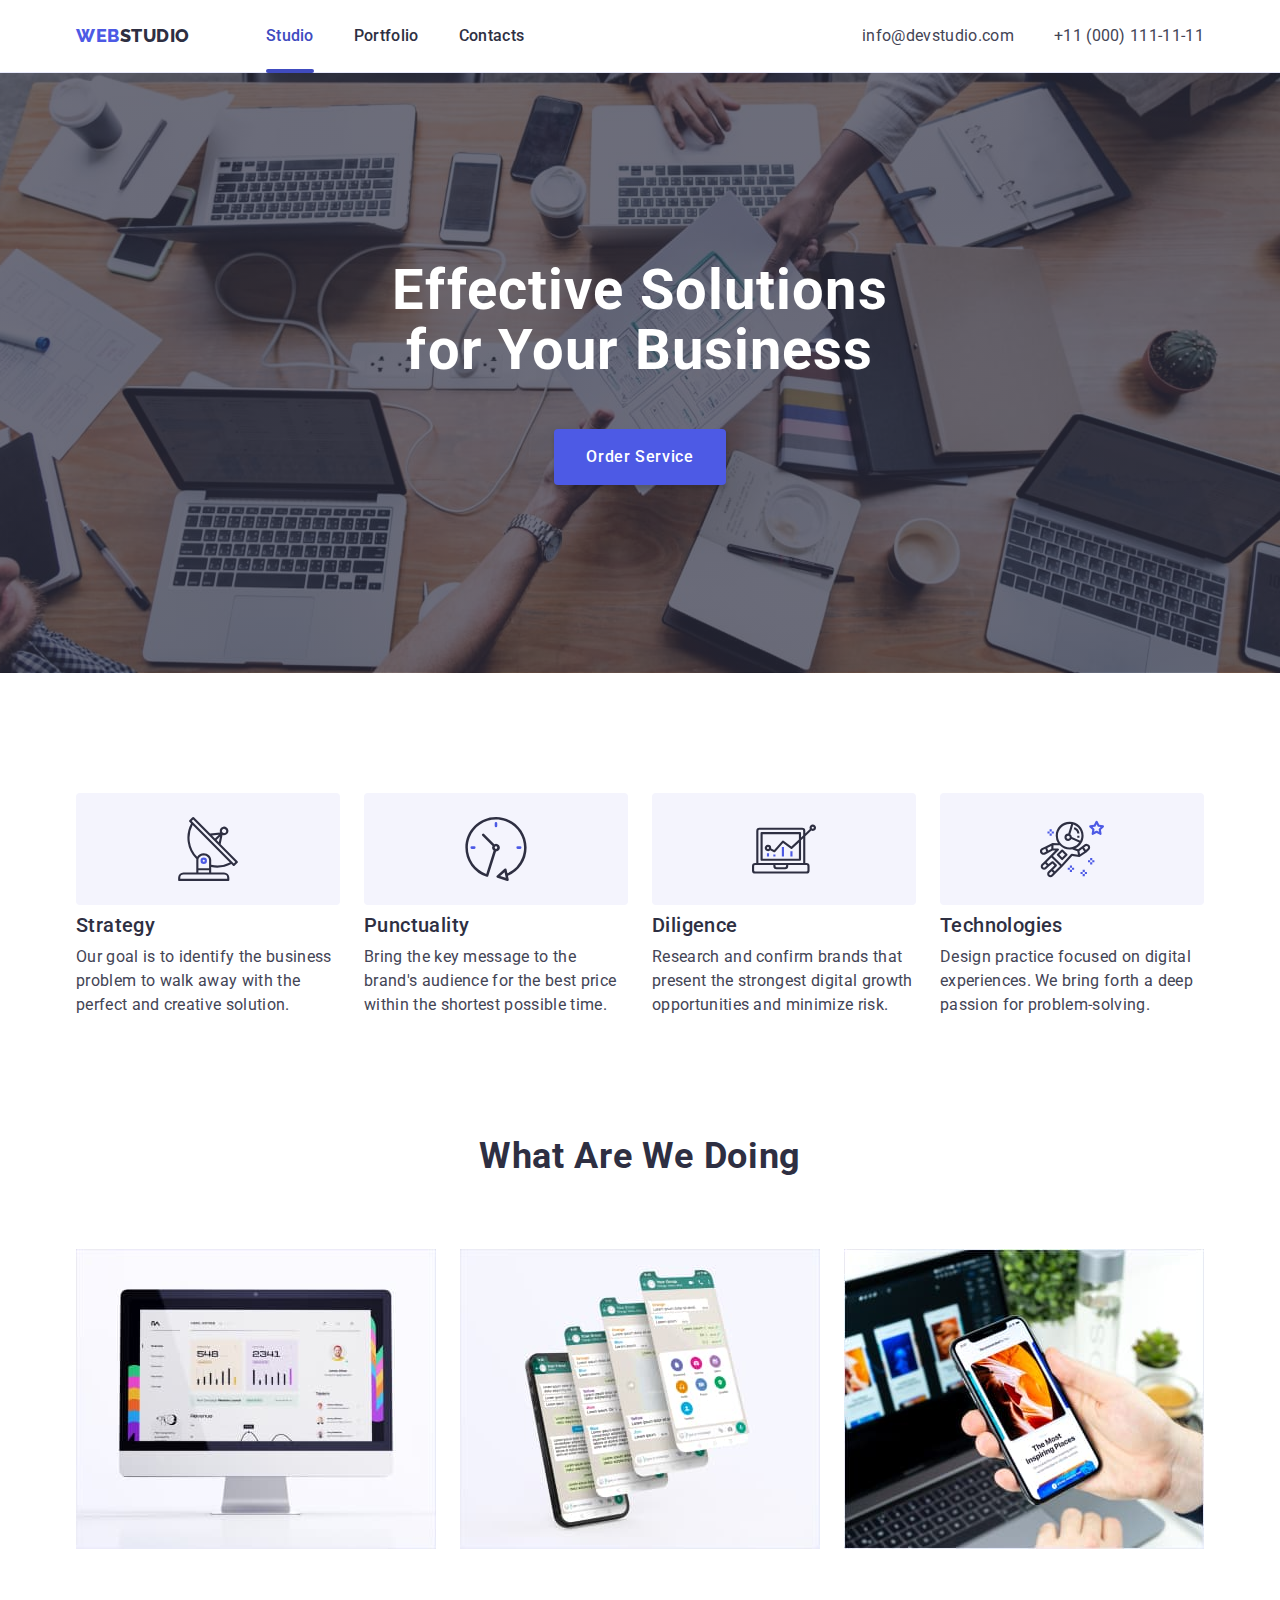
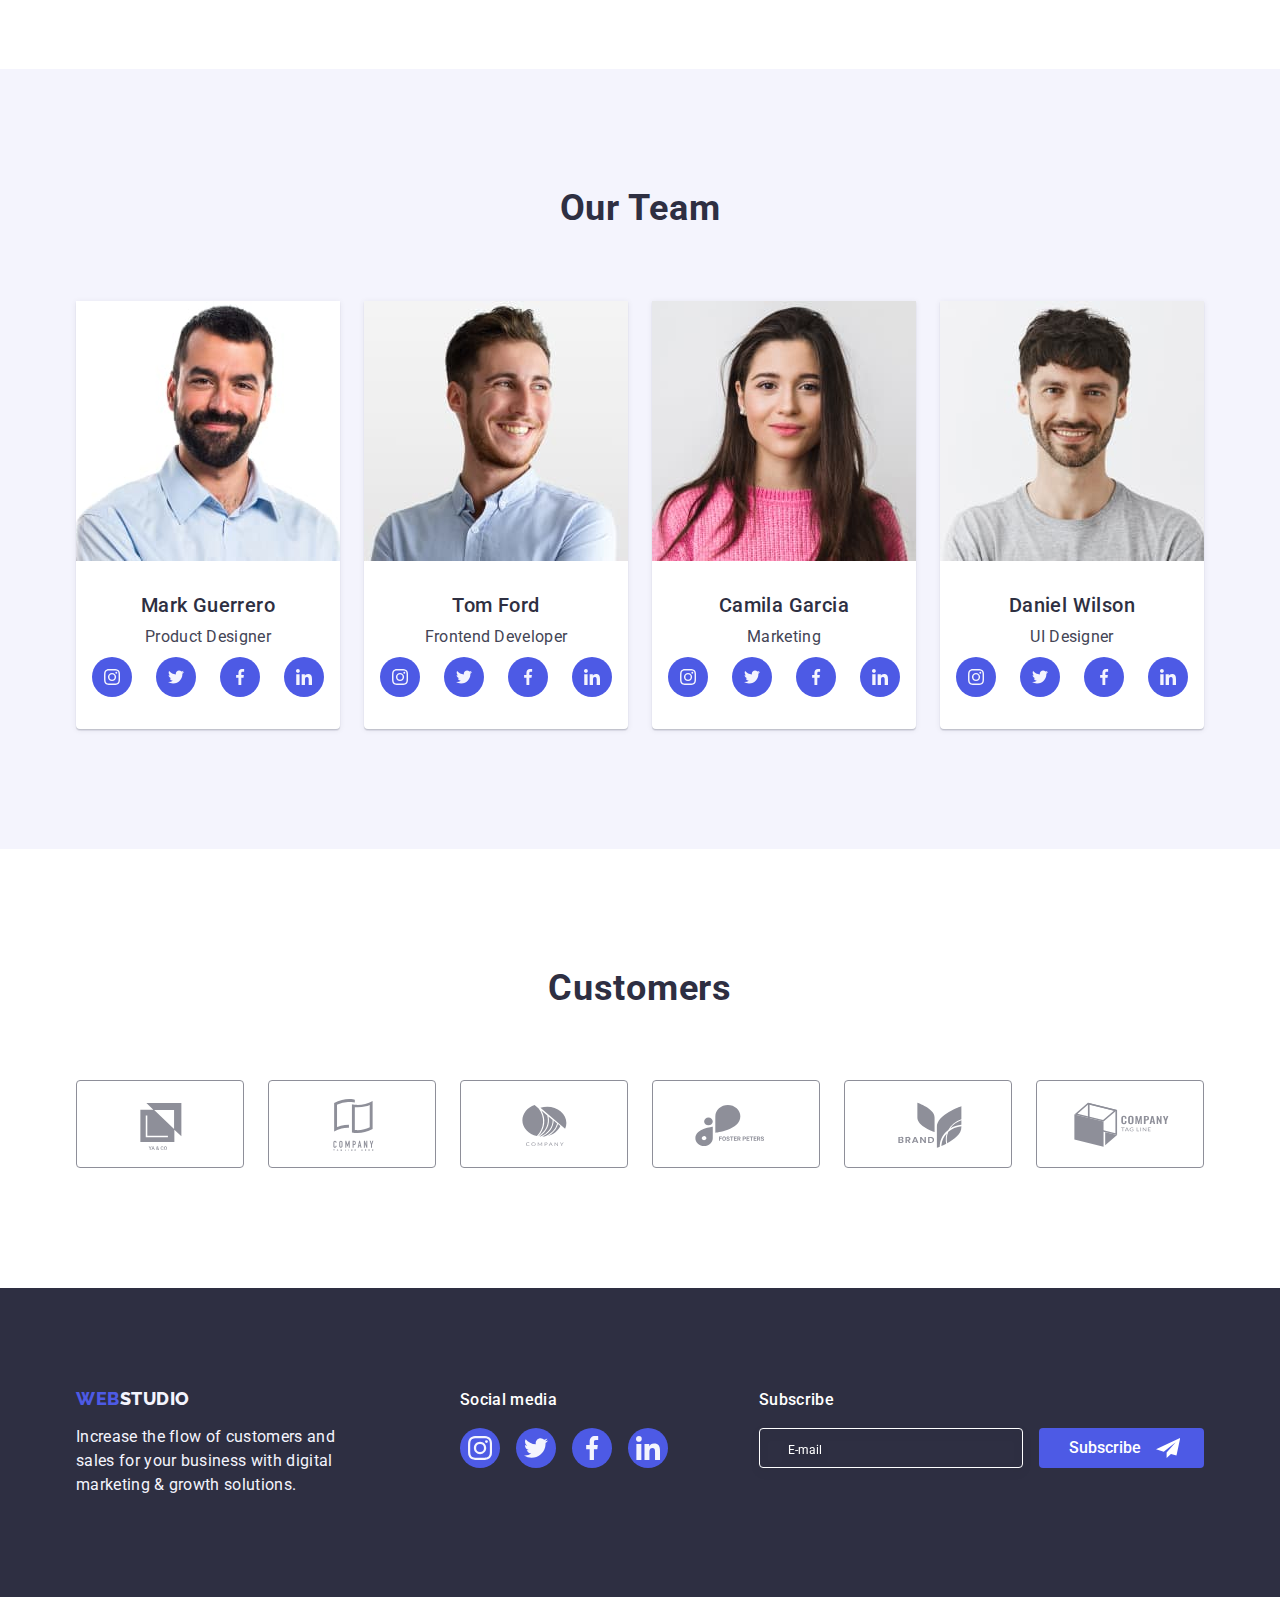
<file: index.html>
<!DOCTYPE html>
<html lang="en">
  <head>
    <meta charset="UTF-8">
    <meta http-equiv="X-UA-Compatible" content="IE=edge">
    <meta name="viewport" content="width=device-width, initial-scale=1.0">
    <title>Main-page</title>
    <link rel="preconnect" href="https://fonts.googleapis.com">
    <link rel="preconnect" href="https://fonts.gstatic.com" crossorigin>
    <link href="https://fonts.googleapis.com/css2?family=Raleway:wght@800&family=Roboto:wght@400;500;700;900&display=swap"
      rel="stylesheet">
      <link rel="stylesheet" href="https://cdnjs.cloudflare.com/ajax/libs/modern-normalize/1.1.0/modern-normalize.min.css">
    <link rel="stylesheet" href="./css/styles.css">
  </head>

  <!-- Header -->
  <body>    
    <header class="page-header">
      <div class="header-container container">
      <nav class="page-nav">
        <a class="link logo" href="./index.html">Web<span class="logo-part">Studio</span></a>
        <ul class="menu list">
          <li class="menu-item">
            <a class="menu-link link active" href="./index.html">Studio</a>
          </li>
          <li class="menu-item">
            <a class="menu-link link" href="./portfolio.html">Portfolio</a>
          </li>
          <li class="menu-item">
            <a class="menu-link link" href="">Contacts</a>
          </li>
        </ul>
      </nav>  
      <address class="link address">
        <ul class="list address-menu">
          <li>
            <a class="link nav-link-contacts mail" href="mailto:info@devstudio.com">info@devstudio.com</a>
          </li>
          <li>
            <a class="link nav-link-contacts mail" href="tel:+110001111111">+11 (000) 111-11-11</a>
          </li>
        </ul>
      </address>
      </div>
    </header>
    
    <!-- Hero -->
    <main>
      <section class="hero section">
        <div class="container">
        <h1 class="hero-title">Effective Solutions for Your Business</h1>
        <button class="modal-btn" type="button" data-modal-open>Order Service</button>
      </div>
      </section>
      
      <section class="section">
        <div class="container">
        <h2 class="visually-hidden">Our advantages</h2>
        <ul class="list advantages-list"> 
          <li class="feacher-items">
            <div class="features-icon">
              <svg width="64" height="64">
                <use href="./images/icons.svg#icon-antenna">
                </use>
              </svg> 
            </div>
            <h3 class="feacher">Strategy</h3>
            <p class="feacher-discr">
              Our goal is to identify the business problem to walk away with the
              perfect and creative solution.
            </p>
          </li>
          <li class="feacher-items">
            <div class="features-icon">
              <svg width="64" height="64">
                <use href="./images/icons.svg#icon-clock">
                </use>
              </svg> 
            </div>
            <h3 class="feacher">Punctuality</h3>
            <p class="feacher-discr">
              Bring the key message to the brand's audience for the best price
              within the shortest possible time.
            </p>
          </li>
          <li class="feacher-items">
            <div class="features-icon">
              <svg width="64" height="64">
                <use href="./images/icons.svg#icon-diagram">
                </use>
              </svg> 
            </div>
            <h3 class="feacher">Diligence</h3>
            <p class="feacher-discr">
              Research and confirm brands that present the strongest digital
              growth opportunities and minimize risk.
            </p>
          </li>
          <li class="feacher-items">
            <div class="features-icon">
              <svg width="64" height="64">
                <use href="./images/icons.svg#icon-astronaut">
                </use>
              </svg> 
            </div>
            <h3 class="feacher">Technologies</h3>
            <p class="feacher-discr">
              Design practice focused on digital experiences. We bring forth a
              deep passion for problem-solving.
            </p>
          </li>
        </ul>
        </div>
      </section>
      <!-- What are we doing -->
      <section class="section-three">
        <div class="container">
        <h2 class="work-title">What are we doing</h2>
        <ul class="list work-list card-set">
          <li class="card-set-items"><img src="./images/monitor.jpg" alt="monitor" width="360"></li>
          <li class="card-set-items">
            <img src="./images/imgsmatrphone-screens.jpg" alt="smatrphone-screens" width="360">
          </li>
          <li class="card-set-items">
            <img src="./images/imgsmartphone-in-the-hand.jpg" alt="smartphone-in-the-hand" width="360">
          </li>
        </ul>
        </div>
      </section>
      <!-- Our team -->
      <section class="our-team section">
        <div class="container">
        <h2 class="work-title">Our Team</h2>
        <ul class="list our-team-list card-set">
          <li class="team-cards card-set-items">
            <img src="./images/mark.jpg" alt="Mark-Guerrero" width="264">
            <div class="name-role">
              <h3 class="team-name">Mark Guerrero</h3>
              <p class="team-discr">Product Designer</p>
              <ul class="team-icon-list list">
                <li class="team-icon-items">
                  <a class="team-icon-link" href="">
                    <svg class="team-icon-link-svg" width="16" height="16">
                      <use href="./images/icons.svg#instagram"></use>
                    </svg>
                  </a>
                </li>
                <li class="team-icon-items">
                  <a class="team-icon-link" href="">
                    <svg class="team-icon-link-svg" width="16" height="16">
                      <use href="./images/icons.svg#twitter"></use>
                    </svg>
                  </a>
                </li>
                <li class="team-icon-items">
                  <a class="team-icon-link" href="">
                    <svg class="team-icon-link-svg" width="16" height="16">
                      <use href="./images/icons.svg#facebook"></use>
                    </svg>
                  </a>
                </li>
                <li class="team-icon-items">
                  <a class="team-icon-link" href="">
                    <svg class="team-icon-link-svg" width="16" height="16">
                      <use href="./images/icons.svg#linkedin"></use>
                    </svg>
                  </a>
                </li>
              </ul>
            </div>
          </li>
          <li class="team-cards card-set-items">
            <img src="./images/tom.jpg" alt="Tom-Ford" width="264">
            <div class="name-role">
            <h3 class="team-name">Tom Ford</h3>
            <p class="team-discr">Frontend Developer</p>
            <ul class="team-icon-list list">
                <li class="team-icon-items">
                  <a class="team-icon-link" href="">
                    <svg class="team-icon-link-svg" width="16" height="16">
                      <use href="./images/icons.svg#instagram"></use>
                    </svg>
                  </a>
                </li>
                <li class="team-icon-items">
                  <a class="team-icon-link" href="">
                    <svg class="team-icon-link-svg" width="16" height="16">
                      <use href="./images/icons.svg#twitter"></use>
                    </svg>
                  </a>
                </li>
                <li class="team-icon-items">
                  <a class="team-icon-link" href="">
                    <svg class="team-icon-link-svg" width="16" height="16">
                      <use href="./images/icons.svg#facebook"></use>
                    </svg>
                  </a>
                </li>
                <li class="team-icon-items">
                  <a class="team-icon-link" href="">
                    <svg class="team-icon-link-svg" width="16" height="16">
                      <use href="./images/icons.svg#linkedin"></use>
                    </svg>
                  </a>
                </li>
              </ul>
            </div>
          </li>
          <li class="team-cards card-set-items">
            <img src="./images/camila.jpg" alt="Camila-Garcia" width="264">
            <div class="name-role">
            <h3 class="team-name">Camila Garcia</h3>
            <p class="team-discr">Marketing</p>
            <ul class="team-icon-list list">
                <li class="team-icon-items">
                  <a class="team-icon-link" href="">
                    <svg class="team-icon-link-svg" width="16" height="16">
                      <use href="./images/icons.svg#instagram"></use>
                    </svg>
                  </a>
                </li>
                <li class="team-icon-items">
                  <a class="team-icon-link" href="">
                    <svg class="team-icon-link-svg" width="16" height="16">
                      <use href="./images/icons.svg#twitter"></use>
                    </svg>
                  </a>
                </li>
                <li class="team-icon-items">
                  <a class="team-icon-link" href="">
                    <svg class="team-icon-link-svg" width="16" height="16">
                      <use href="./images/icons.svg#facebook"></use>
                    </svg>
                  </a>
                </li>
                <li class="team-icon-items">
                  <a class="team-icon-link" href="">
                    <svg class="team-icon-link-svg" width="16" height="16">
                      <use href="./images/icons.svg#linkedin"></use>
                    </svg>
                  </a>
                </li>
              </ul>
            </div>
          </li>
          <li class="team-cards card-set-items">
            <img src="./images/daniel.jpg" alt="Daniel-Wilson" width="264">
            <div class="name-role">
            <h3 class="team-name">Daniel Wilson</h3>
            <p class="team-discr">UI Designer</p>
            <ul class="team-icon-list list">
                <li class="team-icon-items">
                  <a class="team-icon-link" href="">
                    <svg class="team-icon-link-svg" width="16" height="16">
                      <use href="./images/icons.svg#instagram"></use>
                    </svg>
                  </a>
                </li>
                <li class="team-icon-items">
                  <a class="team-icon-link" href="">
                    <svg class="team-icon-link-svg" width="16" height="16">
                      <use href="./images/icons.svg#twitter"></use>
                    </svg>
                  </a>
                </li>
                <li class="team-icon-items">
                  <a class="team-icon-link" href="">
                    <svg class="team-icon-link-svg" width="16" height="16">
                      <use href="./images/icons.svg#facebook"></use>
                    </svg>
                  </a>
                </li>
                <li class="team-icon-items">
                  <a class="team-icon-link" href="">
                    <svg class="team-icon-link-svg" width="16" height="16">
                      <use href="./images/icons.svg#linkedin"></use>
                    </svg>
                  </a>
                </li>
              </ul>
            </div>
          </li>
        </ul>
        </div>
      </section>
      <!-- Customers -->
      <section class="section">
        <div class="container">
        <h2 class="customers-work-title">Customers</h2>            
        <ul class="list customers-list">          
            <li class="customers-list-item">
              <a class="customers" href="">
                <svg class="customers-icons" width="104" height="56">
                  <use href="./images/icons.svg#icon-logo"></use>
                </svg>
              </a>
            </li>
            <li class="customers-list-item">
              <a class="customers" href="">
                <svg class="customers-icons" width="104" height="56">
                  <use href="./images/icons.svg#icon-logo-one"></use>
                </svg>
              </a>
            </li>
            <li class="customers-list-item">
              <a class="customers" href="">
                <svg class="customers-icons" width="104" height="56">
                  <use href="./images/icons.svg#icon-logo-two"></use>
                </svg>
              </a>
            </li>
            <li class="customers-list-item">
              <a class="customers" href="">
                <svg class="customers-icons" width="104" height="56">
                  <use href="./images/icons.svg#icon-logo-three"></use>
                </svg>
              </a>
            </li>
            <li class="customers-list-item">
              <a class="customers" href="">
                <svg class="customers-icons" width="104" height="56">
                  <use href="./images/icons.svg#icon-logo-four"></use>
                </svg>
              </a>
            </li>
            <li class="customers-list-item">
              <a class="customers" href="">
                <svg class="customers-icons" width="104" height="56">
                  <use href="./images/icons.svg#icon-logo-five"></use>
                </svg>
              </a>
            </li>
          </ul>
        </div>
      </section>
    </main>

    <!-- FOOTER     -->

    <footer class="footer">      
      <div class="container footer-container">
        <div class="left-footer">      
      <a class="link logo-footer footer-box" href="./index.html">Web<span class="logo-part-dark">Studio</span></a>
      <p class="footer-descr">
        Increase the flow of customers and sales for your business with digital
        marketing & growth solutions.
      </p> 
      </div>
      <div class="rihgt-footer">
        <p class="social-media">Social media</p>
        <ul class="footer-list list">
          <li class="footer-items">
            <a class="social-icons" href="">
              <svg class="icons" width="24" height="24">
                <use href="./images/icons.svg#instagram"></use>
              </svg>
            </a>
          </li>
          <li class="footer-items">
            <a class="social-icons" href="">
              <svg class="icons" width="24" height="24">
                <use href="./images/icons.svg#twitter"></use>
              </svg>
            </a>
          </li>
          <li class="footer-items">
            <a class="social-icons" href="">
              <svg class="icons" width="24" height="24">
                <use href="./images/icons.svg#facebook"></use>
              </svg>
            </a>
          </li>
          <li class="footer-items">
            <a class="social-icons" href="">
              <svg class="icons" width="24" height="24">
                <use href="./images/icons.svg#linkedin"></use>
              </svg>
            </a>
          </li>
        </ul>
      </div>
      <form class="footer-email-form">
      <p class="footer-subscribe-text">Subscribe</p>
      <span class="footer-email-form-parts">      
        <input type="email" name="user_email" id="email" class="footer-email-input" placeholder="E-mail">          
      <button type="submit" class="footer-subscribe-btn"><span class="footer-btn-title">Subscribe</span> <span class="footer-btn-icon"><svg class="icons" width="24" height="24">
        <use href="./images/icons.svg#icon-plane"></use>
      </svg></span></button>
      </span>
        </form> 
    </div>  
    
    </footer>
    <!-- Modal window -->
    <div class="backdrop is-hidden" data-modal>
      <div class="modal">
        <button type="button" class="modal-close-btn" data-modal-close>
          <svg class="close-modal-btn-icon" width="8" height="8">
            <use href="./images/icons.svg#icon-close"></use>
          </svg>
        </button>
        <form class="modal-form">
          <b class="modal-form-text">Leave your contacts and we will call you back</b>
          <label class="modal-form-field">
            <span class="modal-form-descr">Name</span>
            <span class="modal-form-input-wrapper">
            <input type="text"             
            name="user_name" 
            class="modal-form-input" 
            required 
            pattern="^[a-zA-Zа-яА-Я]+">
            <svg class="form-icon" width="18" height="18">
              <use href="./images/icons.svg#icon-person-black"></use>
            </svg>
          </span>
          </label>
          <label class="modal-form-field">
            <span class="modal-form-descr">Phone</span>
            <span class="modal-form-input-wrapper">
            <input type="tel" name="user_phone" class="modal-form-input" required pattern="[0-9]{3}-[1-9]{3}-[0-9]{2}-[0-9]{2}" title="xxx-xxx-xx-xx">
            <svg class="form-icon" width="18" height="24">
              <use href="./images/icons.svg#icon-phone-black"></use>
            </svg>
            </span>
          </label>
          <label class="modal-form-field">
            <span class="modal-form-descr">Email</span>
             <span class="modal-form-input-wrapper">
            <input type="email" name="user_email" class="modal-form-input" required>
            <svg class="form-icon" width="18" height="24">
              <use href="./images/icons.svg#icon-email-black"></use>
            </svg>
            </span>
          </label>
          <label class="modal-form-field">
            <span class="modal-form-descr">Comment</span>
            <textarea name="user_massage" class="modal-form-message" placeholder="Text input"></textarea>
          </label>            
            <label class="modal-form-check-descr">              
              <input id="user-policy" type="checkbox" name="user_policy" class="modal-form-check">              
              I accept the terms and conditions of the&nbsp;<a class="modal-form-check-link" href="">Privacy Policy</a> 
            </label>
            <button type="submit" class="modal-form-submit">Send</button>
        </form>
      </div>
    </div>
    <script src="./js/modal.js"></script>
  </body>
</html>
</file>
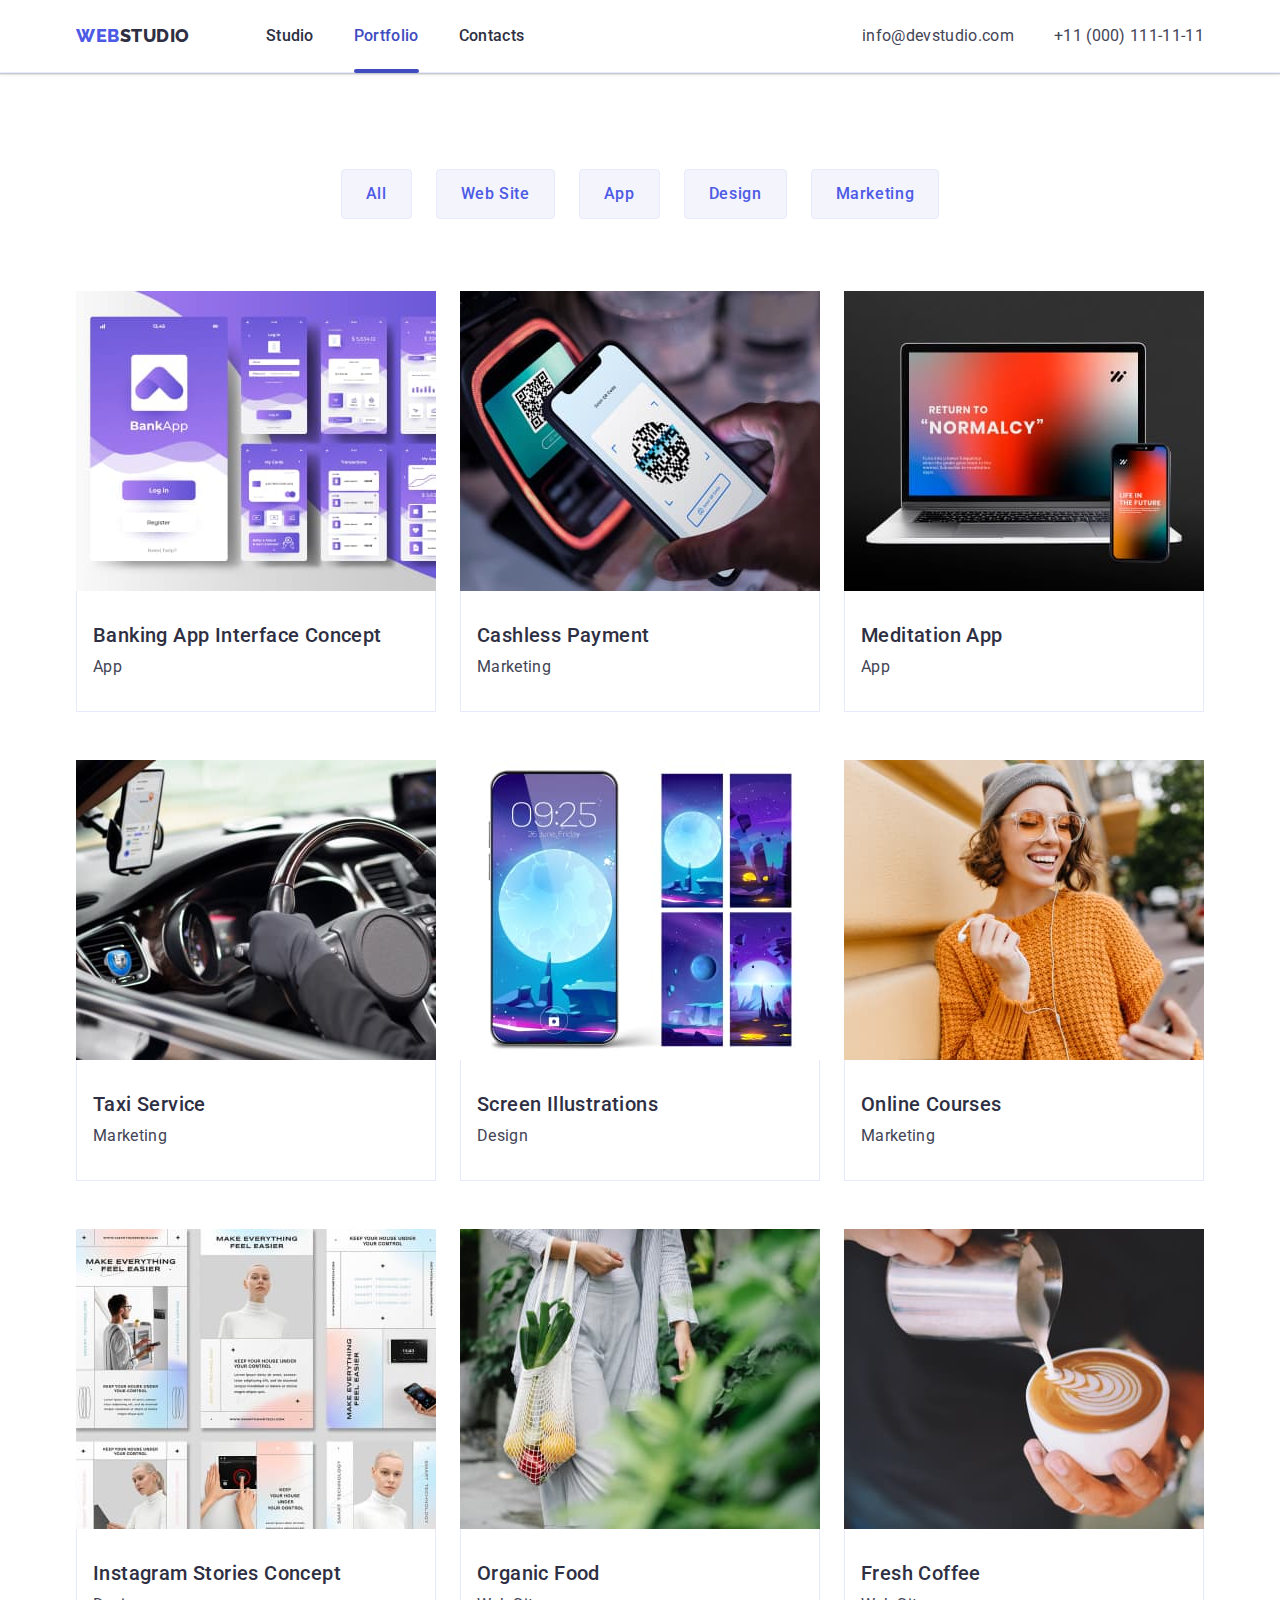
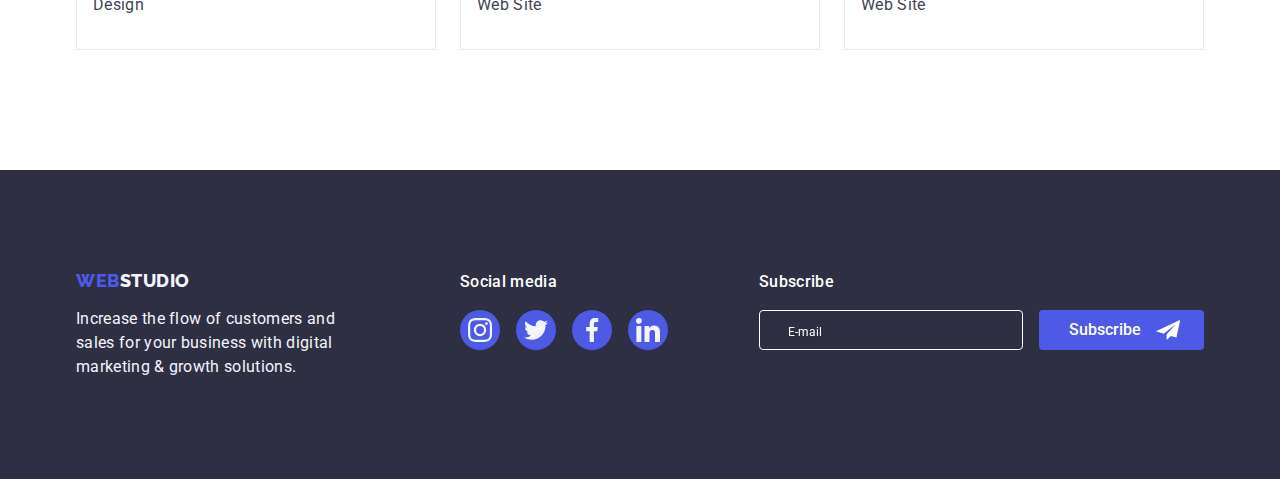
<file: portfolio.html>
<!DOCTYPE html>
<html lang="en">
<head>
    <meta charset="UTF-8">
    <meta http-equiv="X-UA-Compatible" content="IE=edge">
    <meta name="viewport" content="width=device-width, initial-scale=1.0">
    <title>Portfolio</title>    
    <link rel="preconnect" href="https://fonts.googleapis.com">
    <link rel="preconnect" href="https://fonts.gstatic.com" crossorigin>
    <link href="https://fonts.googleapis.com/css2?family=Raleway:wght@800&family=Roboto:wght@400;500;700;900&display=swap" rel="stylesheet">
    <link rel="stylesheet" href="https://cdnjs.cloudflare.com/ajax/libs/modern-normalize/1.1.0/modern-normalize.min.css">
    <link rel="stylesheet" href="./css/styles.css">
</head>
<body>
    <header class="page-header">
      <div class="header-container container">
      <nav class="page-nav">
        <a class="link logo" href="./index.html">Web<span class="logo-part">Studio</span></a>
        <ul class="menu list">
          <li class="menu-item">
            <a class="menu-link link" href="./index.html">Studio</a>
          </li>
          <li class="menu-item">
            <a class="menu-link link active" href="./portfolio.html">Portfolio</a>
          </li>
          <li class="menu-item">
            <a class="menu-link link" href="">Contacts</a>
          </li>
        </ul>
      </nav>  

      <address class="link address">
        <ul class="list address-menu">
          <li>
            <a class="link nav-link-contacts mail" href="mailto:info@devstudio.com"
              >info@devstudio.com</a
            >
          </li>
          <li>
            <a class="link nav-link-contacts tel" href="tel:+110001111111"
              >+11 (000) 111-11-11</a
            >
          </li>
        </ul>
      </address>
      </div>
    </header>
    <!-- Portfolio page -->
    <main>
   <section class="section-portfolio">
        <div class="container">
            <h1 class="visually-hidden">Title</h1>
            <ul class="list button-list">
            <li class="button-items"><button class="button" type="button">All</button></li>
            <li class="button-items"><button class="button" type="button">Web Site</button></li>
            <li class="button-items"><button class="button" type="button">App</button></li>
            <li class="button-items"><button class="button" type="button">Design</button></li>
            <li class="button-items"><button class="button" type="button">Marketing</button></li>
            </ul>
                      
            <ul class="list flex-container">
            <li class="flex-element-list">                            
                <a class="link flex-element-link" href="">
                  <div class="flex-img-wrapper">
                <img src="./images/bank-app.jpg" alt="banking-app-interface-concept" width="360">
                <p class="overlay">14 Stylish and User-Friendly App Design Concepts · Task Manager App · Calorie Tracker App · Exotic Fruit Ecommerce App · Cloud Storage App
                </p>
                </div>
                <div class="flex-element">
                <h2 class="subtitle">Banking App Interface Concept</h2>
                <p class="subtitle-item">App</p>                
                </div>
                </a>
            </li>  

            <li class="flex-element-list">
                <a class="link flex-element-link" href="">
                  <div class="flex-img-wrapper">
                <img src="./images/cashless-payment.jpg" alt="cashless-payment" width="360">
                <p class="overlay">14 Stylish and User-Friendly App Design Concepts · Task Manager App · Calorie Tracker App · Exotic Fruit Ecommerce App · Cloud Storage App
                </p>
                </div>
                <div class="flex-element">
                <h2 class="subtitle">Cashless Payment</h2>
                <p class="subtitle-item" >Marketing</p>                
            </div>
            </a>
            </li>                        
            <li class="flex-element-list">                
                <a class="link flex-element-link" href="">
                  <div class="flex-img-wrapper">
                <img src="./images/meditation-app.jpg" alt="meditation-app" width="360">
                <p class="overlay">14 Stylish and User-Friendly App Design Concepts · Task Manager App · Calorie Tracker App · Exotic Fruit Ecommerce App · Cloud Storage App
                </p>
                </div>
                <div class="flex-element">
                <h2 class="subtitle">Meditation App</h2>
                <p class="subtitle-item" >App</p>
            </div>    
            </a>      

            </li>            
            <li class="flex-element-list">                
                <a class="link flex-element-link" href="">
                  <div class="flex-img-wrapper">
                <img src="./images/taxi-service.jpg" alt="taxi-service" width="360">
                <p class="overlay">14 Stylish and User-Friendly App Design Concepts · Task Manager App · Calorie Tracker App · Exotic Fruit Ecommerce App · Cloud Storage App
                </p>
                </div>
                <div class="flex-element">
                <h2 class="subtitle">Taxi Service</h2>
                <p class="subtitle-item" >Marketing</p>                
                </div>
                </a>
            </li>
            <li class="flex-element-list">
                     
                <a class="link flex-element-link" href="">
                  <div class="flex-img-wrapper">
                <img src="./images/screen-illustration.jpg" alt="screen-illustration" width="360">
                <p class="overlay">14 Stylish and User-Friendly App Design Concepts · Task Manager App · Calorie Tracker App · Exotic Fruit Ecommerce App · Cloud Storage App
                </p>
                </div>
                <div class="flex-element">
                <h2 class="subtitle">Screen Illustrations</h2>
                <p class="subtitle-item" >Design</p>                
                </div>
                </a>
            </li>
            <li class="flex-element-list">
                        
                <a class="link flex-element-link" href="">
                  <div class="flex-img-wrapper">
                <img src="./images/online-courses.jpg" alt="online-courses">
                <p class="overlay">14 Stylish and User-Friendly App Design Concepts · Task Manager App · Calorie Tracker App · Exotic Fruit Ecommerce App · Cloud Storage App
                </p>
                </div>
                <div class="flex-element">
                <h2 class="subtitle">Online Courses</h2>
                <p class="subtitle-item" >Marketing</p>                
            </div>
            </a>
            </li>            
            <li class="flex-element-list">
                
                <a class="link flex-element-link" href="">
                  <div class="flex-img-wrapper">
                <img src="./images/instagram.jpg" alt="instagram" width="360">
                <p class="overlay">14 Stylish and User-Friendly App Design Concepts · Task Manager App · Calorie Tracker App · Exotic Fruit Ecommerce App · Cloud Storage App
                </p>
                </div>
                <div class="flex-element">
                <h2 class="subtitle">Instagram Stories Concept</h2>
                <p class="subtitle-item" >Design</p>                
                </div>
                </a>
            </li>   
 
            <li class="flex-element-list">                
                <a class="link flex-element-link" href="">
                  <div class="flex-img-wrapper">
                <img src="./images/organic-food.jpg" alt="organic-food" width="360">
                <p class="overlay">14 Stylish and User-Friendly App Design Concepts · Task Manager App · Calorie Tracker App · Exotic Fruit Ecommerce App · Cloud Storage App
                </p>
                </div>
                <div class="flex-element">
                <h2 class="subtitle">Organic Food</h2>
                <p class="subtitle-item" >Web Site</p>                
                </div>
                </a>
            </li>            
            
            <li class="flex-element-list">
            
                <a class="link flex-element-link" href="">
                  <div class="flex-img-wrapper">
                <img src="./images/fresh-coffee.jpg" alt="fresh-coffee" width="360">
                <p class="overlay">14 Stylish and User-Friendly App Design Concepts · Task Manager App · Calorie Tracker App · Exotic Fruit Ecommerce App · Cloud Storage App
                </p>
                </div>
                <div class="flex-element">
                <h2 class="subtitle">Fresh Coffee</h2>
                <p class="subtitle-item" >Web Site</p>                
            </div>
            </a>
            </li>            
            </ul>
            </div>        
    </section>
    </main>    
     <footer class="footer">      
      <div class="container footer-container">
        <div class="left-footer">      
      <a class="link logo-footer footer-box" href="./index.html">Web<span class="logo-part-dark">Studio</span></a>
      <p class="footer-descr">
        Increase the flow of customers and sales for your business with digital
        marketing & growth solutions.
      </p> 
      </div>
      <div class="rihgt-footer">
        <p class="social-media">Social media</p>
        <ul class="footer-list list">
          <li class="footer-items">
            <a class="social-icons" href="">
              <svg class="icons" width="24" height="24">
                <use href="./images/icons.svg#instagram"></use>
              </svg>
            </a>
          </li>
          <li class="footer-items">
            <a class="social-icons" href="">
              <svg class="icons" width="24" height="24">
                <use href="./images/icons.svg#twitter"></use>
              </svg>
            </a>
          </li>
          <li class="footer-items">
            <a class="social-icons" href="">
              <svg class="icons" width="24" height="24">
                <use href="./images/icons.svg#facebook"></use>
              </svg>
            </a>
          </li>
          <li class="footer-items">
            <a class="social-icons" href="">
              <svg class="icons" width="24" height="24">
                <use href="./images/icons.svg#linkedin"></use>
              </svg>
            </a>
          </li>
        </ul>

      </div>
      <form class="footer-email-form">
      <p class="footer-subscribe-text">Subscribe</p>
      <span class="footer-email-form-parts">
      <label class="footer-email-form-field" for="email">        
        <input type="email" name="user_email" id="email" class="footer-email-input" placeholder="E-mail">
      </label>      
      <button type="submit" class="footer-subscribe-btn"><span class="footer-btn-title">Subscribe</span> <span class="footer-btn-icon"><svg class="icons" width="24" height="24">
        <use href="./images/icons.svg#icon-plane"></use>
      </svg></span></button>
      </span>
    </div>
   
    </footer>
    
</body>

</html>
</file>
<file: css/styles.css>
:root {
    --accent-color: #404BBF;
    --main-color: #2E2F42;
    --primery-brend: #4D5AE5;
    --text-color: #434455;
    --color-for-theme-dark: #FFFFFF;
    --light-mode: #F4F4FD;
    --accent-button: #E7E9FC;
    --green: #31D0AA;
    --light-slate: #8E8F99;
    --dairy: #FCFCFC;
    --indent: 24px;
    --items: 4; 
    --transition-duration-and-functoin: 250ms cubic-bezier(0.4, 0, 0.2, 1);
    }


h1, h2, h3, h4, h5, p {
    margin: 0;
}
img {
    display: block;
}
button {
    cursor: pointer;
}
body {
    font-family: 'Roboto', sans-serif;
    font-size: 16px;
    color: var(--text-color);
    background-color: var(--color-for-theme-dark);
}
.container {
    width: 1158px;
    margin-left: auto;
    margin-right: auto;
    padding-left: 15px;
    padding-right: 15px;
    /* outline: 2px solid tomato; */
}
.section {
padding: 120px 0;
}
.section-three {
    padding-bottom: 120px;
}
.list {
    list-style: none;
    padding: 0;
    margin: 0;
}

.link {
    text-decoration: none;
}

/* Header */
.header-container {
    display: flex;
    align-items: center;     
}
.page-header {   
    border-bottom: 1px solid #E7E9FC;
    box-shadow: 0px 2px 1px rgba(46, 47, 66, 0.08),
            0px 1px 1px rgba(46, 47, 66, 0.16),
            0px 1px 6px rgba(46, 47, 66, 0.08);
}
.page-nav {
    display: flex;
    align-items: center;
    margin-right: auto;
}
.menu {
    display: flex;
    align-items: center;
    gap: 40px;
}
.menu-link {
        position: relative;           
        font-weight: 500;        
        line-height: 1.5;
        letter-spacing: 0.02em;       
        color: var(--main-color);
        display: block;
        padding: 24px 0;
        
        transition: color var(--transition-duration-and-functoin);
}
.active {
color: var(--accent-color);
}
.active::after {
    content: '';
    position: absolute;
    display: block;
    bottom: -1px;
    left: 0;
    width: 100%;
    height: 4px;
    border-radius: 2px;
    color: var(--accent-color);  
 
}
.menu-link.active::after {
background-color: var(--accent-color);
}

.menu-link:hover,
.menu-link:focus {
color: var(--accent-color);
}
.address {
    font-style: normal;
    
}
.address-menu {
    display: flex;
    gap: 40px;
    transition: color var(--transition-duration-and-functoin);

}
.nav-link-contacts {           
        font-weight: 400;        
        line-height: 1.5;           
        letter-spacing: 0.02em;    
        color: var(--text-color);
        transition: color var(--transition-duration-and-functoin);
}
.mail {    
    padding: 24px 0;
}

.nav-link-contacts:hover,
.nav-link-contacts:focus {
    color: var(--accent-color);
}
.logo {
        font-family: 'Raleway', sans-serif;        
        font-weight: 800;
        font-size: 18px;
        line-height: 1.17;       
        letter-spacing: 0.03em;
        text-transform: uppercase;
        color: var(--primery-brend);
        margin-right: 76px;
        align-items: center;
        display: flex;
}
.logo-part {
    color: var(--main-color);
}

/* Hero */
.hero {    
    max-width: 1440px;
    margin-left: auto;
    margin-right: auto;
    background-image: linear-gradient(rgba(46, 47, 66, 0.7), rgba(46, 47, 66, 0.7)), url(../images/people-office.jpg);
    background-repeat: no-repeat;
    background-position: center;
    text-align: center;
    padding: 188px 0;
    background-size: cover;
}
.hero-title {    
        font-weight: 700;
        font-size: 56px;
        line-height: 1.07;    
        letter-spacing: 0.02em;     
        color: var(--color-for-theme-dark);
        margin-bottom: 48px;   
        max-width: 496px;
        display: flex;
        margin-left: auto;
        margin-right: auto;

}
.modal-btn {
        font-family: inherit;
        font-weight: 500;
        font-size: 16px;
        line-height: 1.5;  
        letter-spacing: 0.04em;
        color: var(--color-for-theme-dark);
        background: var(--primery-brend);
        box-shadow: 0px 4px 4px rgba(0, 0, 0, 0.15);
        border-radius: 4px;
        cursor: pointer;       
        padding: 16px 32px;
        display: block;
        min-width: 169px;
        height: 56px;
        border: none;
        margin: 0 auto;
        transition: background-color var(--transition-duration-and-functoin);
}
.modal-btn:hover,
.modal-btn:focus {
    background: var(--accent-color);  
}
/* Our advantages */
.advantages-list {
    display: flex;
    gap: 24px;
    width: 1128px;
}
.feacher-items {
    width: calc((100% - 72px) / 4);
}
.feacher {
    font-weight: 500;
    font-size: 20px;
    line-height: 1.2;   
    letter-spacing: 0.02em;
    color: var(--main-color);
    margin-bottom: 8px;    
}
.feacher-discr {
    font-size: 16px;
    line-height: 1.5;    
    letter-spacing: 0.02em;
    color: var(--text-color);   
}
.features-icon {
    display: flex;
    align-items: center;
    justify-content: center;
    height: 112px;
    background-color: var(--light-mode);
    border-radius: 4px;
    margin-bottom: 8px;
}
/* What are we doing */
.card-set {
display: flex;
flex-wrap: wrap;
gap: var(--indent);
}
.card-set-items {
flex-basis: calc((100% - var(--indent)* var(--items)-1)/ var(--items));
}
.work-title {
        font-weight: 700;
        font-size: 36px;
        line-height: 1.11;           
        text-align: center;
        letter-spacing: 0.02em;
        text-transform: capitalize;
        color: var(--main-color);
        margin-bottom: 72px;
}
.work-list {
    display: flex;
    gap: 24px;
}
/* Our team */
.our-team {
    background-color: var(--light-mode);    
}
.name-role {
    padding: 32px 0;    
}
.team-name {
text-align: center;
margin-bottom: 8px;
font-style: normal;
font-weight: 500;
font-size: 20px;
line-height: 1.2;   
letter-spacing: 0.02em;
color: var(--main-color);
}
.team-discr {
text-align: center;
margin-bottom: 8px;
font-style: normal;
font-weight: 400;
font-size: 16px;
line-height: 1.5;    
letter-spacing: 0.02em;
color: var(--text-color);
}
.our-team-list {
    --items: 4;    
}
.team-cards {
    background:var(--color-for-theme-dark);
    box-shadow: 0px 1px 6px rgba(46, 47, 66, 0.08), 0px 1px 1px rgba(46, 47, 66, 0.16), 0px 2px 1px rgba(46, 47, 66, 0.08);
    border-radius: 0px 0px 4px 4px;        
}
.team-icon-list {
    display: flex;
    justify-content: center;
    gap: 24px;
}
.team-icon-items {
    width: 40px;
    height: 40px;
    
}
.team-icon-link {
    width: 100%;
    height: 100%;
    background-color: var(--primery-brend);
    border-radius: 50%;
    display: flex;
    align-items: center;
    justify-content: center; 
    transition: color var(--transition-duration-and-functoin);
    transition: background-color var(--transition-duration-and-functoin);
}
.team-icon-link:hover,
.team-icon-link:focus {
    background-color: var(--accent-color);
}
.team-icon-link-svg {
    fill: var(--light-mode);
}
/* Customers */
.customers-work-title {
    font-weight: 700;
    font-size: 36px;
    line-height: 1.1;
    text-align: center;
    letter-spacing: 0.02em;
    text-transform: capitalize;
    color: var(--main-color);
    margin-bottom: 72px;
}

.customers-list {
    display: flex;
    gap: 24px;
}

.customers-list-item {
    width: calc((100% - 120px) / 6);
    height: 88px;
    
}

.customers {
    width: 100%;
    height: 100%;
    border: 1px solid var(--light-slate);
    border-radius: 4px;
    display: flex;
    align-items: center;
    justify-content: center;
    color: var(--light-slate);
    transition: border-color 250ms cubic-bezier(0.4, 0, 0.2, 1),
        color 250ms cubic-bezier(0.4, 0, 0.2, 1);
    
}

.customers:hover,
.customers:focus {
    border-color: var(--accent-color);
    color: var(--accent-color);
}

.customers-icons {
    fill: currentColor;
    transition: border-color 250ms cubic-bezier(0.4, 0, 0.2, 1);
}
/* Footer */
.footer { 
    background-color: var(--main-color);
    padding: 100px 0;
}
.footer-box {
    display: inline-block;
    margin-bottom: 16px;
    /* outline: 2px solid teal; */
}
.footer-descr {    
    font-size: 16px;
    line-height: 1.5;      
    letter-spacing: 0.02em;
    color: var(--light-mode);
    max-width: 264px;
}
.logo-part-dark {
    color: var(--light-mode);
}
.logo-footer {
    margin-bottom: 16px;
    font-family: 'Raleway', sans-serif;
    font-weight: 800;
    font-size: 18px;
    line-height: 1.17;
    letter-spacing: 0.03em;
    text-transform: uppercase;
    color: var(--primery-brend);      
}
.left-footer {
    margin-right: 120px;
}
/* .rihgt-footer {
    margin-left: auto;
} */
.social-media {    
    font-weight: 500;
    font-size: 16px;
    line-height: 1.5;        
    letter-spacing: 0.02em;
    color: var(--color-for-theme-dark);
    margin-bottom: 16px;
}
.footer-list {
    display: flex;
    gap: 16px;    
}
.footer-items {
    width: 40px;
    height: 40px;
    
}
.social-icons {
    width: 100%;
    height: 100%;
    background-color: var(--primery-brend);
    border-radius: 50%;
    display: flex;
    align-items: center;
    justify-content: center;
    transition: background-color var(--transition-duration-and-functoin);
}
.social-icons:hover,
.social-icons:focus {
background-color: var(--green);
}
.icons {
    fill: var(--light-mode);
}
.footer-container {
    display: flex;
    align-items: baseline;
}
/* Footer email */
.footer-email-form {
    display: inline-block;
    margin-left: auto;

}
.footer-email-form-parts {
    display: flex;
    
    gap: 16px;
        
}
.footer-subscribe-text {
    font-weight: 500;
    font-size: 16px;
    line-height: 1.5;        
    letter-spacing: 0.02em;
    color: var(--color-for-theme-dark);
    margin-bottom: 16px;
}

 .footer-email-input {
    min-width: 264px;
    height: 40px;
    background-color: transparent;
    border: 1px solid #FFFFFF;
    filter: drop-shadow(0px 4px 4px rgba(0, 0, 0, 0.15));
    border-radius: 4px; 
    padding-left: 12px;
    color: var(--color-for-theme-dark);   
 }
 .footer-email-input::placeholder {
    font-weight: 400;
    font-size: 12px;
    line-height: 2;
    color: var(--color-for-theme-dark); 
    padding-left: 16px;    
 }
 .footer-email-input:focus {
    color: var(--color-for-theme-dark);
    padding-left: 12px;
 }
.footer-subscribe-btn {
    min-width: 165px;
    height: 40px;
    background-color: var(--primery-brend);
    color: var(--color-for-theme-dark);    
    border-radius: 4px;
    border: none;
    position: relative;
    transition: background-color 250ms cubic-bezier(0.4, 0, 0.2, 1);   
}
.footer-btn-title {
    color: var(--color-for-theme-dark);
    font-weight: 500;
    font-size: 16px;
    line-height: 1.5;
    position: absolute;    
    display: flex;
    top: 0;     
    flex-direction: row;
    justify-content: center;
    align-items: center;
    padding: 8px 24px;    
}
 
.footer-subscribe-btn:hover,
.footer-subscribe-btn:focus {
    background-color: var(--accent-color);
    
}
.footer-btn-icon {
    position: absolute;
    top: 50%;
    right: 24px;    
    transform: translateY(-50%);
    display: flex;
    justify-content: center;
    align-items: center;    
    transition: 250ms cubic-bezier(0.4, 0, 0.2, 1);

}
/* Button */
.button {
    font-weight: 500;
    background: var(--light-mode);
    border: 1px solid #E7E9FC;
    border-radius: 4px;
    color: var(--primery-brend);
    font-family: inherit;
    cursor: pointer;
    font-size: 16px;
    line-height: 1.5;
    letter-spacing: 0.04em;
    padding: 12px 24px;    
    transition: color 250ms cubic-bezier(0.4, 0, 0.2, 1),
        background-color 250ms cubic-bezier(0.4, 0, 0.2, 1),
        border-color 250ms cubic-bezier(0.4, 0, 0.2, 1),
        box-shadow 250ms cubic-bezier(0.4, 0, 0.2, 1);
}
.button:hover,
.button:focus {
    background-color: var(--accent-color);
    box-shadow: 0px 3px 1px rgba(0, 0, 0, 0.1), 0px 2px 1px rgba(0, 0, 0, 0.08), 0px 2px 2px rgba(0, 0, 0, 0.12);
    color: var(--color-for-theme-dark);
    border: 1px solid transparent;
}
.button-list {
    display: flex;
    gap: 24px;
    flex-direction: row;
    justify-content: center;
    align-items: center; 
    margin-bottom: 72px;
}
.visually-hidden {
    position: absolute;
    width: 1px;
    height: 1px;
    margin: -1px;
    border: 0;
    padding: 0;
    white-space: nowrap;
    clip-path: inset(100%);
    clip: rect(0 0 0 0);
    overflow: hidden;
}
/* Portfolio */
.button-items {
    transition: color 250ms cubic-bezier(0.4, 0, 0.2, 1),
        background-color 250ms cubic-bezier(0.4, 0, 0.2, 1),
        border-color 250ms cubic-bezier(0.4, 0, 0.2, 1),
        box-shadow 250ms cubic-bezier(0.4, 0, 0.2, 1);
}

.section-portfolio {
    padding: 96px 0 120px;
}
.flex-container {
    display: flex;
    flex-wrap: wrap;
    column-gap: 24px;
    row-gap: 48px;
    transition: box-shadow var(--transition-duration-and-functoin);
}   
.flex-element-list {     
    width: calc((100% - 48px) / 3); 
    display: block;
}
.button-list {
    transition: color var(--transition-duration-and-functoin), background-color var(--transition-duration-and-functoin), border-color var(--transition-duration-and-functoin), box-shadow var(--transition-duration-and-functoin);
}

.flex-element-link:hover,
.flex-element-link:focus {
    box-shadow: 0px 1px 6px rgba(46, 47, 66, 0.08), 0px 1px 1px rgba(46, 47, 66, 0.16), 0px 2px 1px rgba(46, 47, 66, 0.08);
}

.flex-element {    
    padding: 32px 16px;
    border: 1px solid #e7e9fc;
    border-top: none;
}
.subtitle {
    font-weight: 500;
    font-size: 20px;
    line-height: 1.2; 
    letter-spacing: 0.02em;
    color: var(--main-color);
    margin-bottom: 8px;
}
.subtitle-item {
    font-weight: 400;
    font-size: 16px;
    line-height: 1.5;   
    letter-spacing: 0.02em;
    color:var(--text-color);
}
.flex-element-link {
    display: block;
    transition: box-shadow 250ms cubic-bezier(0.4, 0, 0.2, 1);
}
.overlay {
    position: absolute;
    left: 0;
    top: 0;
    width: 100%;
    height: 100%;
    overflow: auto;
    transform: translate(0, 100%);
    transition: transform var(--transition-duration-and-functoin);
    background-color: var(--primery-brend);    
    font-size: 16px;
    line-height: 1.5;
    letter-spacing: 0.02em;
    color: var(--light-mode);
    padding: 40px 32px;
}
.flex-img-wrapper {
    position: relative;
    overflow: hidden;
}
.flex-element-link:hover .overlay,
.flex-element-link:focus .overlay {
    transform: translate(0, 0);
}

/* Modal window */

.backdrop {
position: fixed;
z-index: 100;
top: 0;
left: 0;
width: 100%;
height: 100%;
background-color: rgba(46, 47, 66, 0.4);
transition: opacity var(--transition-duration-and-functoin), visibility var(--transition-duration-and-functoin);
}
.backdrop.is-hidden {
opacity: 0;
visibility: hidden;
pointer-events: none;
}
.modal {
position: absolute;
top: 50%;
left: 50%;
transform: translate(-50%, -50%);
width: 408px;
min-height: 576px;
background-color: var(--dairy);
box-shadow: 0px 1px 1px rgba(0, 0, 0, 0.14), 0px 1px 3px rgba(0, 0, 0, 0.12), 0px 2px 1px rgba(0, 0, 0, 0.2);
border-radius: 4px;
transition: border var(--transition-duration-and-functoin), background-color var(--transition-duration-and-functoin);
transition: transform 250ms cubic-bezier(0.4, 0, 0.2, 1);
padding: 72px 24px 24px 24px;
}
.modal-close-btn {
position: absolute;
top: 24px;
right: 24px;
background-color: var(--accent-button);
border: 1px solid rgba(0, 0, 0, 0.1);
width: 24px;
height: 24px;
border-radius: 50%;
display: flex;
justify-content: center;
align-items: center;
padding: 0;
transition: background-color 250ms cubic-bezier(0.4, 0, 0.2, 1), border 250ms cubic-bezier(0.4, 0, 0.2, 1);
}


.modal-close-btn:hover,
.modal-close-btn:focus {
border: none;
background-color: var(--accent-color);

}
.close-modal-btn-icon {
    transition: fill var(--transition-duration-and-functoin);
}
.modal-close-btn:hover .close-modal-btn-icon,
.modal-close-btn:focus .close-modal-btn-icon {
    fill: var(--color-for-theme-dark);
}
/* Modal form */
.modal-form {
display: flex;
flex-direction: column;
}
.modal-form-text{
font-weight: 500;
font-size: 16px;
line-height: 1.5;
text-align: center;
letter-spacing: 0.02em;
color: var(--main-color);
margin-bottom: 16px;

}
.modal-form-field {
margin-bottom: 8px;

}
.modal-form-descr {
display: block;
font-size: 12px;
line-height: 1.17;    
letter-spacing: 0.04em;
color: var(--light-slate);
margin-bottom: 4px;
}
.modal-form-input {
width: 100%;
height: 40px;
border: 1px solid var(--main-color);
border-radius: 4px;
padding-left: 42px;
transition: border-color 250ms cubic-bezier(0.4, 0, 0.2, 1);
}
.form-icon {
    position: absolute;
    top: 50%;
    left: 16px;
    transform: translateY(-50%);      
    fill: var(--main-color);      
    transition: fill 250ms cubic-bezier(0.4, 0, 0.2, 1);
} 
.modal-form-input-wrapper {
    display:  block;
    position: relative;
}
.modal-form-input:focus + .form-icon {
    border-color: var(--primery-brend);
    outline: none;
    fill: var(--primery-brend);
}
.modal-form-input:focus {
    border-color: var(--primery-brend);
    outline: none;
}
.modal-form-message {
    resize: none;
    width: 100%;
    height: 120px;
    padding: 10px 16px;
    border: 1px solid var(--main-color);
    border-radius: 4px;    
    transition: border-color 250ms cubic-bezier(0.4, 0, 0.2, 1);
}
.modal-form-message:focus {
    border-color: var(--primery-brend);
    outline: none;
}
.modal-form-message::placeholder {
    
    font-size: 12px;
    line-height: 1.17;    
    letter-spacing: 0.04em;
    color: rgba(46, 47, 66, 0.4);
}
.modal-form-check-descr{
display: flex;
justify-content: center;
gap: 8px;
font-size: 12px;
color: var(--light-slate);
align-items: center;
margin-bottom: 24px;
}
.modal-form-check {
    appearance: none;
    display: block;
    width: 16px;
    height: 16px;
    border: 1px solid rgba(46, 47, 66, 0.4);
    border-radius: 2px;    
    background-position: center;
    background-repeat: no-repeat;    
    background-image: url("data:image/svg+xml,%3Csvg width='10' height='8' viewBox='0 0 10 8' fill='none' xmlns='http://www.w3.org/2000/svg'%3E%3Cpath d='M8.44558 0.255056C8.61838 0.089653 8.84834 -0.00178848 9.08693 2.65108e-05C9.32551 0.0018415 9.55407 0.0967713 9.72436 0.264784C9.89466 0.432797 9.99337 0.660752 9.99968 0.900549C10.006 1.14034 9.91939 1.37323 9.75816 1.55005L4.86357 7.70436C4.7794 7.79551 4.67782 7.86865 4.5649 7.91942C4.45198 7.97018 4.33003 7.99754 4.20636 7.99984C4.08268 8.00214 3.95981 7.97935 3.8451 7.93282C3.73038 7.88629 3.62618 7.81698 3.53872 7.72903L0.292827 4.46564C0.202435 4.38096 0.129933 4.27884 0.0796475 4.16537C0.0293621 4.05191 0.00232279 3.92942 0.000143182 3.80522C-0.00203643 3.68102 0.0206883 3.55765 0.0669613 3.44248C0.113234 3.3273 0.182108 3.22267 0.269473 3.13483C0.356838 3.047 0.460905 2.97775 0.575465 2.93123C0.690026 2.88471 0.812734 2.86186 0.936267 2.86405C1.0598 2.86624 1.18163 2.89343 1.29449 2.94398C1.40734 2.99454 1.50892 3.06743 1.59315 3.15831L4.16189 5.73967L8.42227 0.28219C8.42994 0.272694 8.43813 0.263635 8.4468 0.255056H8.44558Z' fill='%23FFFFFF'/%3E%3C/svg%3E%0A");
    transition: 250ms cubic-bezier(0.4, 0, 0.2, 1);
}
 
    
.modal-form-check:checked {
    background-color: var(--accent-color);
    border: var(--accent-color);
}
    .modal-form-submit {
        min-width: 169px;        
        font-weight: 500;
        align-self: center;
        background: var(--primery-brend);
        border: none;
        border-radius: 4px;
        color: var(--color-for-theme-dark);
        box-shadow: 0px 4px 4px rgba(0, 0, 0, 0.15);
        font-family: inherit;
        cursor: pointer;
        font-size: 16px;
        line-height: 1.5;
        letter-spacing: 0.04em;
        padding: 16px 32px;
        transition: background-color 250ms cubic-bezier(0.4, 0, 0.2, 1);
            
        }
       .modal-form-submit:hover,
       .modal-form-submit:focus {
        background-color: var(--accent-color);    
           }
         .modal-form-check-link {
            color: var(--primery-brend);
            font-size: 12px;                       
            letter-spacing: 0.04em;
         }
</file>
